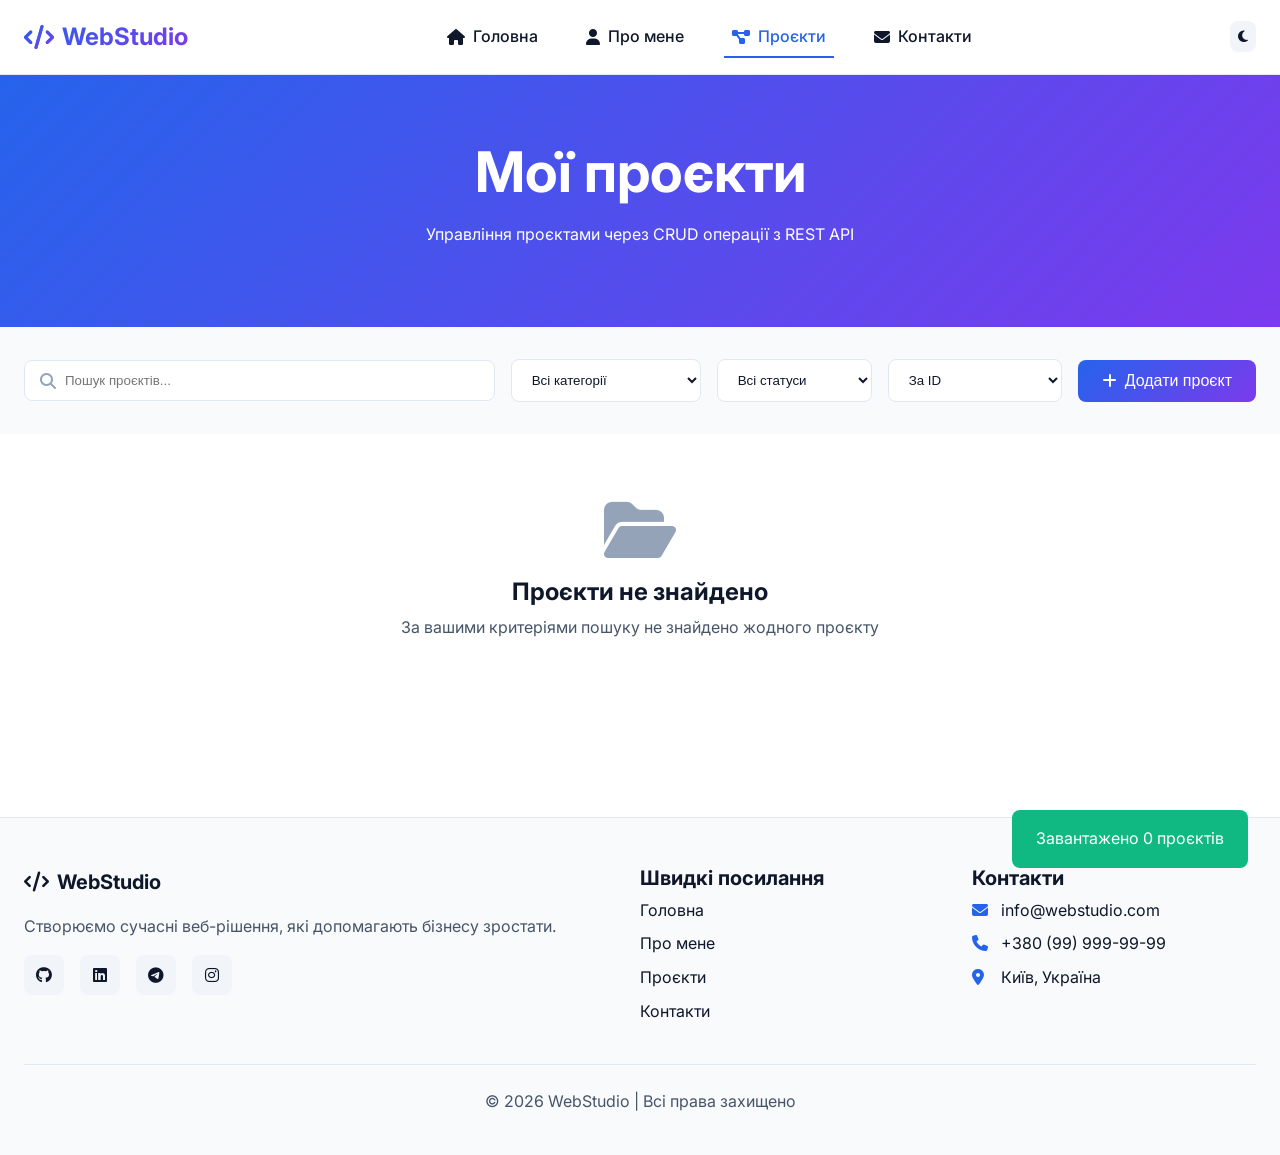
<file: pages/catalog.html>
<!DOCTYPE html>
<html lang="uk">
<head>
    <meta charset="UTF-8">
    <meta name="viewport" content="width=device-width, initial-scale=1.0">
    <meta name="description" content="Каталог проєктів з можливістю створення, редагування та видалення">
    <title>Проєкти | WebStudio</title>
    <link rel="stylesheet" href="../styles/style.css">
    <link rel="stylesheet" href="../styles/responsive.css">
    <link href="https://fonts.googleapis.com/css2?family=Inter:wght@300;400;500;600;700;800&display=swap" rel="stylesheet">
    <link rel="stylesheet" href="https://cdnjs.cloudflare.com/ajax/libs/font-awesome/6.4.0/css/all.min.css">
</head>
<body>
    <header class="site-header">
        <div class="container">
            <div class="header-content">
                <div class="logo">
                    <a href="../index.html">
                        <i class="fas fa-code"></i>
                        <span>WebStudio</span>
                    </a>
                </div>
                <button class="mobile-menu-btn" id="mobileMenuBtn" aria-expanded="false">
                    <i class="fas fa-bars"></i>
                </button>
                <nav class="main-nav" id="mainNav">
                    <ul class="nav-list">
                        <li><a href="../index.html" class="nav-link"><i class="fas fa-home"></i> Головна</a></li>
                        <li><a href="about.html" class="nav-link"><i class="fas fa-user"></i> Про мене</a></li>
                        <li><a href="catalog.html" class="nav-link active"><i class="fas fa-project-diagram"></i> Проєкти</a></li>
                        <li><a href="contact.html" class="nav-link"><i class="fas fa-envelope"></i> Контакти</a></li>
                    </ul>
                </nav>
                <div class="header-actions">
                    <button id="themeToggle" class="theme-toggle" aria-label="Перемикач теми">
                        <i class="fas fa-moon"></i>
                    </button>
                </div>
            </div>
        </div>
    </header>

    <main>
        <section class="page-header">
            <div class="container">
                <h1>Мої проєкти</h1>
                <p>Управління проєктами через CRUD операції з REST API</p>
            </div>
        </section>

        <!-- Search and Filters -->
        <section class="filters-section">
            <div class="container">
                <div class="filters-wrapper">
                    <div class="search-box">
                        <i class="fas fa-search"></i>
                        <input type="text" id="searchInput" placeholder="Пошук проєктів...">
                    </div>
                    <div class="filter-group">
                        <select id="categoryFilter">
                            <option value="all">Всі категорії</option>
                            <option value="web">Веб-розробка</option>
                            <option value="mobile">Мобільна розробка</option>
                            <option value="ai">AI рішення</option>
                        </select>
                    </div>
                    <div class="filter-group">
                        <select id="statusFilter">
                            <option value="all">Всі статуси</option>
                            <option value="published">Опубліковано</option>
                            <option value="draft">Чернетка</option>
                        </select>
                    </div>
                    <div class="filter-group">
                        <select id="sortSelect">
                            <option value="id">За ID</option>
                            <option value="title">За назвою</option>
                            <option value="price-asc">Ціна (зростання)</option>
                            <option value="price-desc">Ціна (спадання)</option>
                        </select>
                    </div>
                    <button id="addItemBtn" class="btn btn-primary">
                        <i class="fas fa-plus"></i> Додати проєкт
                    </button>
                </div>
            </div>
        </section>

        <!-- Loading State -->
        <div id="loadingState" class="loading-state" style="display: none;">
            <div class="spinner"></div>
            <p>Завантаження проєктів...</p>
        </div>

        <!-- Error State -->
        <div id="errorState" class="error-state" style="display: none;">
            <i class="fas fa-exclamation-triangle"></i>
            <h3>Помилка завантаження</h3>
            <p>Не вдалося завантажити проєкти. Спробуйте пізніше.</p>
            <button id="retryLoadBtn" class="btn btn-outline">Спробувати знову</button>
        </div>

        <!-- Empty State -->
        <div id="emptyState" class="empty-state" style="display: none;">
            <i class="fas fa-folder-open"></i>
            <h3>Проєкти не знайдено</h3>
            <p>За вашими критеріями пошуку не знайдено жодного проєкту</p>
        </div>

        <!-- Catalog Grid -->
        <section class="catalog-section">
            <div class="container">
                <div id="catalogGrid" class="catalog-grid"></div>
            </div>
        </section>

        <!-- Pagination -->
        <div class="pagination-wrapper" id="paginationWrapper" style="display: none;">
            <div class="container">
                <div class="pagination" id="pagination"></div>
            </div>
        </div>
    </main>

    <footer class="site-footer">
        <div class="container">
            <div class="footer-content">
                <div class="footer-info">
                    <div class="footer-logo">
                        <i class="fas fa-code"></i>
                        <span>WebStudio</span>
                    </div>
                    <p>Створюємо сучасні веб-рішення, які допомагають бізнесу зростати.</p>
                    <div class="social-links">
                        <a href="#" aria-label="GitHub"><i class="fab fa-github"></i></a>
                        <a href="#" aria-label="LinkedIn"><i class="fab fa-linkedin"></i></a>
                        <a href="#" aria-label="Telegram"><i class="fab fa-telegram"></i></a>
                        <a href="#" aria-label="Instagram"><i class="fab fa-instagram"></i></a>
                    </div>
                </div>
                <div class="footer-links">
                    <h4>Швидкі посилання</h4>
                    <ul>
                        <li><a href="../index.html">Головна</a></li>
                        <li><a href="about.html">Про мене</a></li>
                        <li><a href="catalog.html">Проєкти</a></li>
                        <li><a href="contact.html">Контакти</a></li>
                    </ul>
                </div>
                <div class="footer-contact">
                    <h4>Контакти</h4>
                    <ul>
                        <li><i class="fas fa-envelope"></i> info@webstudio.com</li>
                        <li><i class="fas fa-phone"></i> +380 (99) 999-99-99</li>
                        <li><i class="fas fa-map-marker-alt"></i> Київ, Україна</li>
                    </ul>
                </div>
            </div>
            <div class="footer-bottom">
                <p>&copy; <span id="currentYear"></span> WebStudio | Всі права захищено</p>
            </div>
        </div>
    </footer>

    <button id="backToTop" class="back-to-top" aria-label="Наверх">
        <i class="fas fa-arrow-up"></i>
    </button>

    <!-- Delete Confirmation Modal -->
    <div id="deleteModal" class="modal">
        <div class="modal-content">
            <div class="modal-header">
                <h3>Підтвердження видалення</h3>
                <button class="modal-close delete-modal-close">&times;</button>
            </div>
            <div class="modal-body">
                <p>Ви впевнені, що хочете видалити проєкт <strong id="deleteItemTitle"></strong>?</p>
                <p>Цю дію не можна буде скасувати.</p>
            </div>
            <div class="modal-footer">
                <button class="btn btn-outline delete-modal-cancel">Скасувати</button>
                <button class="btn btn-danger delete-modal-confirm">Видалити</button>
            </div>
        </div>
    </div>

    <!-- Item Form Modal (Create/Edit) -->
    <div id="itemFormModal" class="modal modal-lg">
        <div class="modal-content">
            <div class="modal-header">
                <h3 id="itemFormTitle">Додати проєкт</h3>
                <button class="modal-close form-modal-close">&times;</button>
            </div>
            <div class="modal-body">
                <form id="itemForm">
                    <input type="hidden" id="itemId">
                    <div class="form-group">
                        <label for="itemTitle">Назва проєкту <span class="required">*</span></label>
                        <input type="text" id="itemTitle" name="title" required minlength="3" maxlength="100">
                        <div class="error-message" id="titleError"></div>
                    </div>
                    <div class="form-row">
                        <div class="form-group">
                            <label for="itemCategory">Категорія <span class="required">*</span></label>
                            <select id="itemCategory" name="category" required>
                                <option value="web">Веб-розробка</option>
                                <option value="mobile">Мобільна розробка</option>
                                <option value="ai">AI рішення</option>
                            </select>
                        </div>
                        <div class="form-group">
                            <label for="itemStatus">Статус <span class="required">*</span></label>
                            <select id="itemStatus" name="status" required>
                                <option value="published">Опубліковано</option>
                                <option value="draft">Чернетка</option>
                            </select>
                        </div>
                    </div>
                    <div class="form-group">
                        <label for="itemPrice">Ціна ($) <span class="required">*</span></label>
                        <input type="number" id="itemPrice" name="price" required min="0" step="100">
                        <div class="error-message" id="priceError"></div>
                    </div>
                    <div class="form-group">
                        <label for="itemDescription">Опис <span class="required">*</span></label>
                        <textarea id="itemDescription" name="description" rows="4" required minlength="10" maxlength="500"></textarea>
                        <div class="char-counter">
                            <span id="descCharCount">0</span> / 500 символів
                        </div>
                    </div>
                    <div class="form-group">
                        <label for="itemImage">URL зображення</label>
                        <input type="url" id="itemImage" name="image" placeholder="https://picsum.photos/id/...">
                    </div>
                    <div class="form-group">
                        <label>Теги (через кому)</label>
                        <input type="text" id="itemTags" placeholder="react, nodejs, mongodb">
                    </div>
                    <div class="form-actions">
                        <button type="button" class="btn btn-outline form-modal-cancel">Скасувати</button>
                        <button type="submit" class="btn btn-primary" id="itemFormSubmit">Зберегти</button>
                    </div>
                </form>
            </div>
        </div>
    </div>

    <!-- Notification Toast -->
    <div id="toastNotification" class="toast-notification"></div>

    <script src="../js/api.js" defer></script>
    <script src="../js/catalog.js" defer></script>
    <script src="../js/form.js" defer></script>
    <script src="../js/main.js" defer></script>
</body>
</html>
</file>
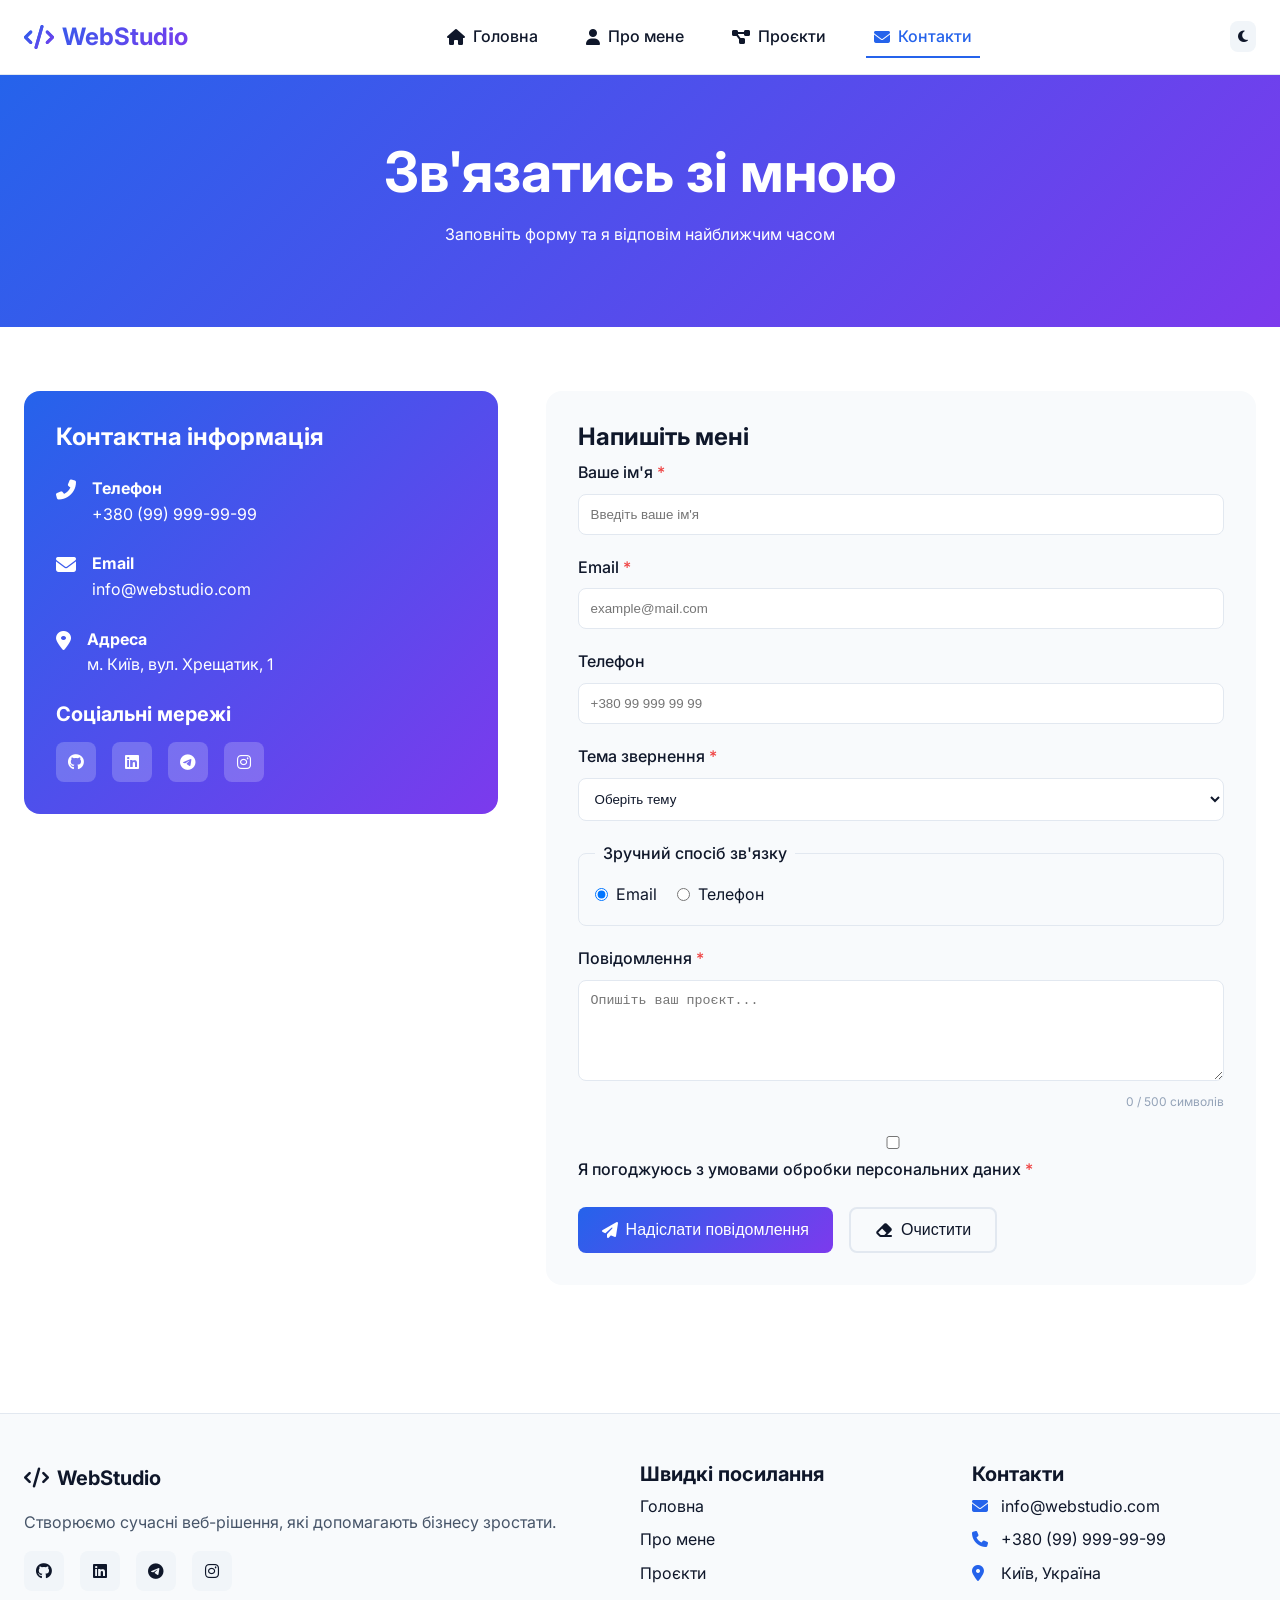
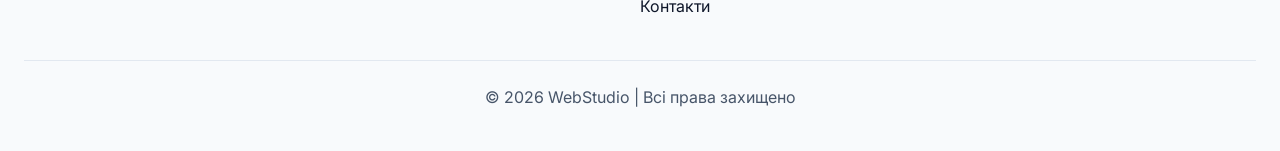
<file: pages/contact.html>
<!DOCTYPE html>
<html lang="uk">
<head>
    <meta charset="UTF-8">
    <meta name="viewport" content="width=device-width, initial-scale=1.0">
    <meta name="description" content="Зв'яжіться зі мною для обговорення вашого проєкту">
    <title>Контакти | WebStudio</title>
    <link rel="stylesheet" href="../styles/style.css">
    <link rel="stylesheet" href="../styles/responsive.css">
    <link href="https://fonts.googleapis.com/css2?family=Inter:wght@300;400;500;600;700;800&display=swap" rel="stylesheet">
    <link rel="stylesheet" href="https://cdnjs.cloudflare.com/ajax/libs/font-awesome/6.4.0/css/all.min.css">
</head>
<body>
    <header class="site-header">
        <div class="container">
            <div class="header-content">
                <div class="logo">
                    <a href="../index.html">
                        <i class="fas fa-code"></i>
                        <span>WebStudio</span>
                    </a>
                </div>
                <button class="mobile-menu-btn" id="mobileMenuBtn" aria-expanded="false">
                    <i class="fas fa-bars"></i>
                </button>
                <nav class="main-nav" id="mainNav">
                    <ul class="nav-list">
                        <li><a href="../index.html" class="nav-link"><i class="fas fa-home"></i> Головна</a></li>
                        <li><a href="about.html" class="nav-link"><i class="fas fa-user"></i> Про мене</a></li>
                        <li><a href="catalog.html" class="nav-link"><i class="fas fa-project-diagram"></i> Проєкти</a></li>
                        <li><a href="contact.html" class="nav-link active"><i class="fas fa-envelope"></i> Контакти</a></li>
                    </ul>
                </nav>
                <div class="header-actions">
                    <button id="themeToggle" class="theme-toggle" aria-label="Перемикач теми">
                        <i class="fas fa-moon"></i>
                    </button>
                </div>
            </div>
        </div>
    </header>

    <main>
        <section class="page-header">
            <div class="container">
                <h1>Зв'язатись зі мною</h1>
                <p>Заповніть форму та я відповім найближчим часом</p>
            </div>
        </section>

        <section class="contact-section">
            <div class="container">
                <div class="contact-wrapper">
                    <div class="contact-info">
                        <div class="contact-info-card">
                            <h3>Контактна інформація</h3>
                            <ul class="contact-details">
                                <li><i class="fas fa-phone-alt"></i> <div><strong>Телефон</strong><span>+380 (99) 999-99-99</span></div></li>
                                <li><i class="fas fa-envelope"></i> <div><strong>Email</strong><span>info@webstudio.com</span></div></li>
                                <li><i class="fas fa-map-marker-alt"></i> <div><strong>Адреса</strong><span>м. Київ, вул. Хрещатик, 1</span></div></li>
                            </ul>
                            <div class="contact-social">
                                <h4>Соціальні мережі</h4>
                                <div class="social-links">
                                    <a href="#"><i class="fab fa-github"></i></a>
                                    <a href="#"><i class="fab fa-linkedin"></i></a>
                                    <a href="#"><i class="fab fa-telegram"></i></a>
                                    <a href="#"><i class="fab fa-instagram"></i></a>
                                </div>
                            </div>
                        </div>
                    </div>
                    <div class="contact-form-wrapper">
                        <div class="form-card">
                            <h3>Напишіть мені</h3>
                            <form id="contactForm" class="contact-form">
                                <div class="form-group">
                                    <label for="name">Ваше ім'я <span class="required">*</span></label>
                                    <input type="text" id="name" name="name" required minlength="2" maxlength="50" placeholder="Введіть ваше ім'я">
                                    <div class="error-message" id="nameError"></div>
                                </div>
                                
                                <div class="form-group">
                                    <label for="email">Email <span class="required">*</span></label>
                                    <input type="email" id="email" name="email" required placeholder="example@mail.com">
                                    <div class="error-message" id="emailError"></div>
                                </div>
                                
                                <div class="form-group">
                                    <label for="phone">Телефон</label>
                                    <input type="tel" id="phone" name="phone" placeholder="+380 99 999 99 99">
                                </div>
                                
                                <div class="form-group">
                                    <label for="topic">Тема звернення <span class="required">*</span></label>
                                    <select id="topic" name="topic" required>
                                        <option value="">Оберіть тему</option>
                                        <option value="development">Розробка веб-сайту</option>
                                        <option value="mobile">Мобільний додаток</option>
                                        <option value="ai">AI рішення</option>
                                        <option value="consultation">Консультація</option>
                                        <option value="other">Інше</option>
                                    </select>
                                    <div class="error-message" id="topicError"></div>
                                </div>
                                
                                <fieldset class="form-fieldset">
                                    <legend>Зручний спосіб зв'язку</legend>
                                    <label class="radio-label">
                                        <input type="radio" name="contactWay" value="email" checked> Email
                                    </label>
                                    <label class="radio-label">
                                        <input type="radio" name="contactWay" value="phone"> Телефон
                                    </label>
                                </fieldset>
                                
                                <div class="form-group">
                                    <label for="message">Повідомлення <span class="required">*</span></label>
                                    <textarea id="message" name="message" rows="5" required placeholder="Опишіть ваш проєкт..."></textarea>
                                    <div class="char-counter">
                                        <span id="charCount">0</span> / 500 символів
                                    </div>
                                    <div class="error-message" id="messageError"></div>
                                </div>
                                
                                <div class="form-group checkbox-group">
                                    <label class="checkbox-label">
                                        <input type="checkbox" name="agree" required> Я погоджуюсь з умовами обробки персональних даних <span class="required">*</span>
                                    </label>
                                    <div class="error-message" id="agreeError"></div>
                                </div>
                                
                                <div class="form-actions">
                                    <button type="submit" class="btn btn-primary">
                                        <i class="fas fa-paper-plane"></i> Надіслати повідомлення
                                    </button>
                                    <button type="button" class="btn btn-outline" id="clearDraftBtn">
                                        <i class="fas fa-eraser"></i> Очистити
                                    </button>
                                </div>
                            </form>
                            <div id="formSuccessMessage" class="form-success-message" style="display: none;">
                                <i class="fas fa-check-circle"></i>
                                <h4>Повідомлення надіслано!</h4>
                                <p>Дякуємо за звернення. Я зв'яжуся з вами найближчим часом.</p>
                            </div>
                        </div>
                    </div>
                </div>
            </div>
        </section>
    </main>

    <footer class="site-footer">
        <div class="container">
            <div class="footer-content">
                <div class="footer-info">
                    <div class="footer-logo">
                        <i class="fas fa-code"></i>
                        <span>WebStudio</span>
                    </div>
                    <p>Створюємо сучасні веб-рішення, які допомагають бізнесу зростати.</p>
                    <div class="social-links">
                        <a href="#" aria-label="GitHub"><i class="fab fa-github"></i></a>
                        <a href="#" aria-label="LinkedIn"><i class="fab fa-linkedin"></i></a>
                        <a href="#" aria-label="Telegram"><i class="fab fa-telegram"></i></a>
                        <a href="#" aria-label="Instagram"><i class="fab fa-instagram"></i></a>
                    </div>
                </div>
                <div class="footer-links">
                    <h4>Швидкі посилання</h4>
                    <ul>
                        <li><a href="../index.html">Головна</a></li>
                        <li><a href="about.html">Про мене</a></li>
                        <li><a href="catalog.html">Проєкти</a></li>
                        <li><a href="contact.html">Контакти</a></li>
                    </ul>
                </div>
                <div class="footer-contact">
                    <h4>Контакти</h4>
                    <ul>
                        <li><i class="fas fa-envelope"></i> info@webstudio.com</li>
                        <li><i class="fas fa-phone"></i> +380 (99) 999-99-99</li>
                        <li><i class="fas fa-map-marker-alt"></i> Київ, Україна</li>
                    </ul>
                </div>
            </div>
            <div class="footer-bottom">
                <p>&copy; <span id="currentYear"></span> WebStudio | Всі права захищено</p>
            </div>
        </div>
    </footer>

    <button id="backToTop" class="back-to-top" aria-label="Наверх">
        <i class="fas fa-arrow-up"></i>
    </button>

    <!-- Modal for form preview -->
    <div id="previewModal" class="modal">
        <div class="modal-content">
            <div class="modal-header">
                <h3>Підтвердження даних</h3>
                <button class="modal-close">&times;</button>
            </div>
            <div class="modal-body" id="previewContent"></div>
            <div class="modal-footer">
                <button class="btn btn-outline modal-cancel">Скасувати</button>
                <button class="btn btn-primary modal-confirm">Підтвердити</button>
            </div>
        </div>
    </div>

    <script src="../js/main.js" defer></script>
    <script src="../js/form.js" defer></script>
</body>
</html>
</file>
<file: styles/style.css>
/* ========================================
   CSS Variables & Reset
   ======================================== */
:root {
    /* Light Theme */
    --primary: #2563eb;
    --primary-dark: #1d4ed8;
    --primary-light: #60a5fa;
    --secondary: #7c3aed;
    --accent: #f59e0b;
    --success: #10b981;
    --danger: #ef4444;
    --warning: #f59e0b;
    
    --bg-primary: #ffffff;
    --bg-secondary: #f8fafc;
    --bg-tertiary: #f1f5f9;
    
    --text-primary: #0f172a;
    --text-secondary: #475569;
    --text-muted: #94a3b8;
    
    --border: #e2e8f0;
    --border-light: #f1f5f9;
    
    --shadow-sm: 0 1px 2px 0 rgb(0 0 0 / 0.05);
    --shadow: 0 1px 3px 0 rgb(0 0 0 / 0.1), 0 1px 2px -1px rgb(0 0 0 / 0.1);
    --shadow-md: 0 4px 6px -1px rgb(0 0 0 / 0.1), 0 2px 4px -2px rgb(0 0 0 / 0.1);
    --shadow-lg: 0 10px 15px -3px rgb(0 0 0 / 0.1), 0 4px 6px -4px rgb(0 0 0 / 0.1);
    --shadow-xl: 0 20px 25px -5px rgb(0 0 0 / 0.1), 0 8px 10px -6px rgb(0 0 0 / 0.1);
    
    --radius-sm: 0.375rem;
    --radius: 0.5rem;
    --radius-md: 0.75rem;
    --radius-lg: 1rem;
    --radius-xl: 1.5rem;
    
    --transition: all 0.3s ease;
}

body.dark {
    --bg-primary: #0f172a;
    --bg-secondary: #1e293b;
    --bg-tertiary: #334155;
    
    --text-primary: #f1f5f9;
    --text-secondary: #cbd5e1;
    --text-muted: #94a3b8;
    
    --border: #334155;
    --border-light: #1e293b;
}

*,
*::before,
*::after {
    margin: 0;
    padding: 0;
    box-sizing: border-box;
}

html {
    scroll-behavior: smooth;
}

body {
    font-family: 'Inter', -apple-system, BlinkMacSystemFont, 'Segoe UI', sans-serif;
    font-size: 16px;
    line-height: 1.6;
    color: var(--text-primary);
    background-color: var(--bg-primary);
    transition: var(--transition);
}

/* ========================================
   Typography
   ======================================== */
h1, h2, h3, h4, h5, h6 {
    font-weight: 700;
    line-height: 1.2;
    color: var(--text-primary);
}

h1 { font-size: 3.5rem; margin-bottom: 1rem; }
h2 { font-size: 2.5rem; margin-bottom: 0.75rem; }
h3 { font-size: 1.5rem; margin-bottom: 0.5rem; }
h4 { font-size: 1.25rem; margin-bottom: 0.5rem; }

p {
    color: var(--text-secondary);
    margin-bottom: 1rem;
}

a {
    text-decoration: none;
    color: inherit;
}

/* ========================================
   Container & Layout
   ======================================== */
.container {
    width: min(1280px, calc(100% - 48px));
    margin: 0 auto;
}

.section-header {
    text-align: center;
    margin-bottom: 3rem;
}

.section-badge {
    display: inline-block;
    padding: 0.5rem 1rem;
    background: linear-gradient(135deg, var(--primary-light), var(--secondary));
    color: white;
    border-radius: 50px;
    font-size: 0.875rem;
    font-weight: 500;
    margin-bottom: 1rem;
}

.section-header h2 {
    font-size: 2.5rem;
    margin-bottom: 1rem;
}

.section-header p {
    color: var(--text-muted);
    max-width: 600px;
    margin: 0 auto;
}

/* ========================================
   Buttons
   ======================================== */
.btn {
    display: inline-flex;
    align-items: center;
    gap: 0.5rem;
    padding: 0.75rem 1.5rem;
    border: none;
    border-radius: var(--radius);
    font-size: 1rem;
    font-weight: 500;
    cursor: pointer;
    transition: var(--transition);
    text-decoration: none;
}

.btn-primary {
    background: linear-gradient(135deg, var(--primary), var(--secondary));
    color: white;
}

.btn-primary:hover {
    transform: translateY(-2px);
    box-shadow: var(--shadow-lg);
}

.btn-outline {
    background: transparent;
    border: 2px solid var(--border);
    color: var(--text-primary);
}

.btn-outline:hover {
    border-color: var(--primary);
    color: var(--primary);
}

.btn-danger {
    background: var(--danger);
    color: white;
}

.btn-danger:hover {
    background: #dc2626;
}

/* ========================================
   Header & Navigation
   ======================================== */
.site-header {
    position: sticky;
    top: 0;
    background: var(--bg-primary);
    border-bottom: 1px solid var(--border);
    backdrop-filter: blur(10px);
    z-index: 1000;
}

.header-content {
    display: flex;
    justify-content: space-between;
    align-items: center;
    padding: 1rem 0;
}

.logo a {
    display: flex;
    align-items: center;
    gap: 0.5rem;
    font-size: 1.5rem;
    font-weight: 700;
    background: linear-gradient(135deg, var(--primary), var(--secondary));
    -webkit-background-clip: text;
    background-clip: text;
    color: transparent;
}

.logo i {
    background: linear-gradient(135deg, var(--primary), var(--secondary));
    -webkit-background-clip: text;
    background-clip: text;
    color: transparent;
}

.nav-list {
    display: flex;
    gap: 2rem;
    list-style: none;
}

.nav-link {
    display: flex;
    align-items: center;
    gap: 0.5rem;
    padding: 0.5rem;
    font-weight: 500;
    transition: var(--transition);
    position: relative;
}

.nav-link:hover {
    color: var(--primary);
}

.nav-link.active {
    color: var(--primary);
}

.nav-link.active::after {
    content: '';
    position: absolute;
    bottom: 0;
    left: 0;
    right: 0;
    height: 2px;
    background: var(--primary);
}

.mobile-menu-btn {
    display: none;
    background: none;
    border: none;
    font-size: 1.5rem;
    cursor: pointer;
    color: var(--text-primary);
}

.theme-toggle {
    background: var(--bg-tertiary);
    border: none;
    padding: 0.5rem;
    border-radius: var(--radius);
    cursor: pointer;
    color: var(--text-primary);
    transition: var(--transition);
}

.theme-toggle:hover {
    transform: rotate(15deg);
}

/* ========================================
   Hero Section
   ======================================== */
.hero {
    padding: 4rem 0;
    background: var(--bg-secondary);
}

.hero-content {
    display: flex;
    align-items: center;
    gap: 4rem;
}

.hero-text {
    flex: 1;
}

.hero-badge {
    display: inline-block;
    padding: 0.5rem 1rem;
    background: var(--bg-tertiary);
    border-radius: 50px;
    font-size: 0.875rem;
    margin-bottom: 1rem;
}

.gradient-text {
    background: linear-gradient(135deg, var(--primary), var(--secondary));
    -webkit-background-clip: text;
    background-clip: text;
    color: transparent;
}

.hero-buttons {
    display: flex;
    gap: 1rem;
    margin-top: 2rem;
}

.hero-image {
    flex: 1;
    position: relative;
}

.hero-image-wrapper {
    position: relative;
    border-radius: var(--radius-xl);
    overflow: hidden;
}

.hero-image-wrapper img {
    width: 100%;
    height: auto;
    border-radius: var(--radius-xl);
}

.floating-card {
    position: absolute;
    background: var(--bg-primary);
    padding: 0.75rem 1.25rem;
    border-radius: var(--radius);
    display: flex;
    align-items: center;
    gap: 0.5rem;
    box-shadow: var(--shadow-lg);
    animation: float 3s ease-in-out infinite;
}

.card-1 {
    top: 10%;
    left: -10%;
}

.card-2 {
    bottom: 10%;
    right: -10%;
}

@keyframes float {
    0%, 100% { transform: translateY(0); }
    50% { transform: translateY(-10px); }
}

/* ========================================
   Services Section
   ======================================== */
.services {
    padding: 4rem 0;
}

.services-grid {
    display: grid;
    grid-template-columns: repeat(auto-fit, minmax(300px, 1fr));
    gap: 2rem;
}

.service-card {
    background: var(--bg-secondary);
    padding: 2rem;
    border-radius: var(--radius-lg);
    transition: var(--transition);
}

.service-card:hover {
    transform: translateY(-5px);
    box-shadow: var(--shadow-xl);
}

.service-icon {
    width: 60px;
    height: 60px;
    background: linear-gradient(135deg, var(--primary), var(--secondary));
    border-radius: var(--radius);
    display: flex;
    align-items: center;
    justify-content: center;
    margin-bottom: 1.5rem;
}

.service-icon i {
    font-size: 1.75rem;
    color: white;
}

.service-features {
    list-style: none;
    margin-top: 1rem;
}

.service-features li {
    display: flex;
    align-items: center;
    gap: 0.5rem;
    margin-top: 0.5rem;
    font-size: 0.875rem;
    color: var(--text-secondary);
}

.service-features i {
    color: var(--success);
    font-size: 0.75rem;
}

/* ========================================
   Stats Section
   ======================================== */
.stats {
    padding: 4rem 0;
    background: linear-gradient(135deg, var(--primary), var(--secondary));
    color: white;
}

.stats-grid {
    display: grid;
    grid-template-columns: repeat(4, 1fr);
    gap: 2rem;
    text-align: center;
}

.stat-number {
    font-size: 2.5rem;
    font-weight: 800;
}

.stat-label {
    font-size: 0.875rem;
    opacity: 0.9;
}

/* ========================================
   Accordion
   ======================================== */
.skills {
    padding: 4rem 0;
}

.skills-card {
    background: var(--bg-secondary);
    border-radius: var(--radius-lg);
    overflow: hidden;
}

.accordion-item {
    border-bottom: 1px solid var(--border);
}

.accordion-header {
    width: 100%;
    display: flex;
    justify-content: space-between;
    align-items: center;
    padding: 1.25rem 1.5rem;
    background: none;
    border: none;
    font-size: 1rem;
    font-weight: 500;
    cursor: pointer;
    transition: var(--transition);
}

.accordion-header:hover {
    background: var(--bg-tertiary);
}

.accordion-header i:first-child {
    margin-right: 0.5rem;
    color: var(--primary);
}

.accordion-content {
    max-height: 0;
    overflow: hidden;
    transition: max-height 0.3s ease;
}

.accordion-item.active .accordion-content {
    max-height: 300px;
}

.accordion-item.active .accordion-header i:last-child {
    transform: rotate(180deg);
}

.skill-tags {
    padding: 1.25rem 1.5rem;
    display: flex;
    flex-wrap: wrap;
    gap: 0.5rem;
}

.skill-tags span {
    padding: 0.375rem 0.875rem;
    background: var(--bg-tertiary);
    border-radius: 50px;
    font-size: 0.875rem;
}

/* ========================================
   Table Styles
   ======================================== */
.skills-table-section {
    padding: 4rem 0;
    background: var(--bg-secondary);
}

.table-wrapper {
    overflow-x: auto;
}

.skills-table {
    width: 100%;
    border-collapse: collapse;
    background: var(--bg-primary);
    border-radius: var(--radius-lg);
    overflow: hidden;
}

.skills-table caption {
    padding: 1rem;
    caption-side: bottom;
    color: var(--text-muted);
}

.skills-table th,
.skills-table td {
    padding: 1rem;
    text-align: left;
    border-bottom: 1px solid var(--border);
}

.skills-table th {
    background: var(--bg-tertiary);
    font-weight: 600;
}

.skill-level {
    width: 150px;
    height: 8px;
    background: var(--border);
    border-radius: 4px;
    overflow: hidden;
}

.skill-level-fill {
    height: 100%;
    background: linear-gradient(90deg, var(--primary), var(--secondary));
    border-radius: 4px;
}

/* ========================================
   Footer
   ======================================== */
.site-footer {
    background: var(--bg-secondary);
    border-top: 1px solid var(--border);
    padding: 3rem 0 1.5rem;
    margin-top: 4rem;
}

.footer-content {
    display: grid;
    grid-template-columns: 2fr 1fr 1fr;
    gap: 3rem;
    margin-bottom: 2rem;
}

.footer-logo {
    display: flex;
    align-items: center;
    gap: 0.5rem;
    font-size: 1.25rem;
    font-weight: 700;
    margin-bottom: 1rem;
}

.social-links {
    display: flex;
    gap: 1rem;
    margin-top: 1rem;
}

.social-links a {
    width: 40px;
    height: 40px;
    display: flex;
    align-items: center;
    justify-content: center;
    background: var(--bg-tertiary);
    border-radius: var(--radius);
    transition: var(--transition);
}

.social-links a:hover {
    background: var(--primary);
    color: white;
    transform: translateY(-3px);
}

.footer-links ul,
.footer-contact ul {
    list-style: none;
}

.footer-links li,
.footer-contact li {
    margin-bottom: 0.5rem;
}

.footer-links a:hover {
    color: var(--primary);
}

.footer-contact li i {
    width: 25px;
    color: var(--primary);
}

.footer-bottom {
    text-align: center;
    padding-top: 1.5rem;
    border-top: 1px solid var(--border);
}

/* ========================================
   Back to Top Button
   ======================================== */
.back-to-top {
    position: fixed;
    bottom: 2rem;
    right: 2rem;
    width: 50px;
    height: 50px;
    background: var(--primary);
    color: white;
    border: none;
    border-radius: 50%;
    cursor: pointer;
    opacity: 0;
    visibility: hidden;
    transition: var(--transition);
    z-index: 999;
}

.back-to-top.visible {
    opacity: 1;
    visibility: visible;
}

.back-to-top:hover {
    transform: translateY(-5px);
    background: var(--secondary);
}

/* ========================================
   Catalog Grid
   ======================================== */
.catalog-grid {
    display: grid;
    grid-template-columns: repeat(auto-fill, minmax(320px, 1fr));
    gap: 2rem;
    margin-top: 2rem;
}

.project-card {
    background: var(--bg-secondary);
    border-radius: var(--radius-lg);
    overflow: hidden;
    transition: var(--transition);
}

.project-card:hover {
    transform: translateY(-5px);
    box-shadow: var(--shadow-xl);
}

.project-image {
    position: relative;
    height: 200px;
    overflow: hidden;
}

.project-image img {
    width: 100%;
    height: 100%;
    object-fit: cover;
    transition: var(--transition);
}

.project-card:hover .project-image img {
    transform: scale(1.1);
}

.project-badge {
    position: absolute;
    top: 1rem;
    right: 1rem;
    padding: 0.25rem 0.75rem;
    border-radius: 50px;
    font-size: 0.75rem;
    font-weight: 500;
}

.project-badge.published {
    background: var(--success);
    color: white;
}

.project-badge.draft {
    background: var(--warning);
    color: white;
}

.project-content {
    padding: 1.5rem;
}

.project-title {
    font-size: 1.25rem;
    margin-bottom: 0.5rem;
}

.project-category {
    display: inline-block;
    padding: 0.25rem 0.75rem;
    background: var(--bg-tertiary);
    border-radius: 50px;
    font-size: 0.75rem;
    margin-bottom: 1rem;
}

.project-description {
    font-size: 0.875rem;
    margin-bottom: 1rem;
    display: -webkit-box;
    -webkit-line-clamp: 3;
    -webkit-box-orient: vertical;
    overflow: hidden;
}

.project-price {
    font-size: 1.25rem;
    font-weight: 700;
    color: var(--primary);
    margin-bottom: 1rem;
}

.project-tags {
    display: flex;
    flex-wrap: wrap;
    gap: 0.5rem;
    margin-bottom: 1rem;
}

.project-tag {
    padding: 0.25rem 0.5rem;
    background: var(--bg-tertiary);
    border-radius: 4px;
    font-size: 0.7rem;
}

.project-actions {
    display: flex;
    gap: 0.5rem;
    padding-top: 1rem;
    border-top: 1px solid var(--border);
}

.project-actions button {
    flex: 1;
    padding: 0.5rem;
    border: none;
    border-radius: var(--radius);
    cursor: pointer;
    transition: var(--transition);
}

.btn-edit {
    background: var(--primary);
    color: white;
}

.btn-delete {
    background: var(--danger);
    color: white;
}

/* ========================================
   Filters Section
   ======================================== */
.filters-section {
    padding: 2rem 0;
    background: var(--bg-secondary);
}

.filters-wrapper {
    display: flex;
    flex-wrap: wrap;
    gap: 1rem;
    align-items: center;
}

.search-box {
    flex: 1;
    position: relative;
}

.search-box i {
    position: absolute;
    left: 1rem;
    top: 50%;
    transform: translateY(-50%);
    color: var(--text-muted);
}

.search-box input {
    width: 100%;
    padding: 0.75rem 1rem 0.75rem 2.5rem;
    border: 1px solid var(--border);
    border-radius: var(--radius);
    background: var(--bg-primary);
    color: var(--text-primary);
}

.filter-group select {
    padding: 0.75rem 2rem 0.75rem 1rem;
    border: 1px solid var(--border);
    border-radius: var(--radius);
    background: var(--bg-primary);
    color: var(--text-primary);
    cursor: pointer;
}

/* ========================================
   Loading, Error, Empty States
   ======================================== */
.loading-state,
.error-state,
.empty-state {
    text-align: center;
    padding: 4rem 2rem;
}

.spinner {
    width: 50px;
    height: 50px;
    border: 4px solid var(--border);
    border-top-color: var(--primary);
    border-radius: 50%;
    margin: 0 auto 1rem;
    animation: spin 1s linear infinite;
}

@keyframes spin {
    to { transform: rotate(360deg); }
}

.error-state i,
.empty-state i {
    font-size: 4rem;
    color: var(--text-muted);
    margin-bottom: 1rem;
}

/* ========================================
   Modal
   ======================================== */
.modal {
    display: none;
    position: fixed;
    top: 0;
    left: 0;
    width: 100%;
    height: 100%;
    background: rgba(0, 0, 0, 0.5);
    z-index: 1001;
    align-items: center;
    justify-content: center;
}

.modal.active {
    display: flex;
}

.modal-content {
    background: var(--bg-primary);
    border-radius: var(--radius-lg);
    max-width: 500px;
    width: 90%;
    max-height: 90vh;
    overflow-y: auto;
}

.modal-lg .modal-content {
    max-width: 600px;
}

.modal-header {
    display: flex;
    justify-content: space-between;
    align-items: center;
    padding: 1.25rem 1.5rem;
    border-bottom: 1px solid var(--border);
}

.modal-close {
    background: none;
    border: none;
    font-size: 1.5rem;
    cursor: pointer;
    color: var(--text-muted);
}

.modal-body {
    padding: 1.5rem;
}

.modal-footer {
    padding: 1rem 1.5rem;
    border-top: 1px solid var(--border);
    display: flex;
    justify-content: flex-end;
    gap: 1rem;
}

/* ========================================
   Form Styles
   ======================================== */
.form-group {
    margin-bottom: 1.25rem;
}

.form-row {
    display: grid;
    grid-template-columns: 1fr 1fr;
    gap: 1rem;
}

.form-group label {
    display: block;
    margin-bottom: 0.5rem;
    font-weight: 500;
}

.required {
    color: var(--danger);
}

.form-group input,
.form-group select,
.form-group textarea {
    width: 100%;
    padding: 0.75rem;
    border: 1px solid var(--border);
    border-radius: var(--radius);
    background: var(--bg-primary);
    color: var(--text-primary);
    transition: var(--transition);
}

.form-group input:focus,
.form-group select:focus,
.form-group textarea:focus {
    outline: none;
    border-color: var(--primary);
    box-shadow: 0 0 0 3px rgba(37, 99, 235, 0.1);
}

.form-group input.error,
.form-group select.error,
.form-group textarea.error {
    border-color: var(--danger);
}

.error-message {
    color: var(--danger);
    font-size: 0.75rem;
    margin-top: 0.25rem;
}

.char-counter {
    text-align: right;
    font-size: 0.75rem;
    color: var(--text-muted);
    margin-top: 0.25rem;
}

.form-fieldset {
    border: 1px solid var(--border);
    border-radius: var(--radius);
    padding: 1rem;
    margin-bottom: 1.25rem;
}

.form-fieldset legend {
    padding: 0 0.5rem;
    font-weight: 500;
}

.radio-label,
.checkbox-label {
    display: inline-flex;
    align-items: center;
    gap: 0.5rem;
    margin-right: 1rem;
    cursor: pointer;
}

.form-actions {
    display: flex;
    gap: 1rem;
    margin-top: 1.5rem;
}

.form-success-message {
    text-align: center;
    padding: 2rem;
}

.form-success-message i {
    font-size: 3rem;
    color: var(--success);
    margin-bottom: 1rem;
}

/* ========================================
   Toast Notification
   ======================================== */
.toast-notification {
    position: fixed;
    bottom: 2rem;
    right: 2rem;
    padding: 1rem 1.5rem;
    border-radius: var(--radius);
    background: var(--success);
    color: white;
    transform: translateX(400px);
    transition: transform 0.3s ease;
    z-index: 1002;
}

.toast-notification.show {
    transform: translateX(0);
}

.toast-notification.error {
    background: var(--danger);
}

/* ========================================
   About Page Specific
   ======================================== */
.page-header {
    background: linear-gradient(135deg, var(--primary), var(--secondary));
    color: white;
    padding: 4rem 0;
    text-align: center;
}

.page-header h1,
.page-header p {
    color: white;
}

.about-wrapper {
    display: grid;
    grid-template-columns: 1fr 1fr;
    gap: 3rem;
    padding: 4rem 0;
}

.about-image-wrapper {
    position: relative;
}

.about-image-wrapper img {
    width: 100%;
    border-radius: var(--radius-lg);
}

.experience-badge {
    position: absolute;
    bottom: -20px;
    right: -20px;
    background: var(--primary);
    color: white;
    padding: 1rem;
    border-radius: var(--radius);
    text-align: center;
}

.experience-badge span {
    font-size: 1.5rem;
    font-weight: 800;
}

.about-highlights {
    display: grid;
    grid-template-columns: repeat(2, 1fr);
    gap: 1.5rem;
    margin-top: 2rem;
}

.highlight-item {
    display: flex;
    gap: 1rem;
    padding: 1rem;
    background: var(--bg-secondary);
    border-radius: var(--radius);
}

.highlight-item i {
    font-size: 1.5rem;
    color: var(--primary);
}

.media-showcase {
    padding: 4rem 0;
    background: var(--bg-secondary);
}

.media-grid {
    display: grid;
    grid-template-columns: repeat(2, 1fr);
    gap: 2rem;
}

.media-card {
    background: var(--bg-primary);
    border-radius: var(--radius-lg);
    padding: 1.5rem;
}

.media-card video,
.media-card audio {
    width: 100%;
    margin-top: 1rem;
}

.media-caption {
    font-size: 0.875rem;
    text-align: center;
    margin-top: 0.5rem;
    color: var(--text-muted);
}

.philosophy {
    padding: 4rem 0;
}

.philosophy-wrapper {
    display: grid;
    grid-template-columns: repeat(3, 1fr);
    gap: 2rem;
    text-align: center;
}

.philosophy-item i {
    font-size: 2.5rem;
    color: var(--primary);
    margin-bottom: 1rem;
}

/* ========================================
   Contact Page Specific
   ======================================== */
.contact-section {
    padding: 4rem 0;
}

.contact-wrapper {
    display: grid;
    grid-template-columns: 1fr 1.5fr;
    gap: 3rem;
}

.contact-info-card {
    background: linear-gradient(135deg, var(--primary), var(--secondary));
    color: white;
    padding: 2rem;
    border-radius: var(--radius-lg);
}

.contact-info-card h3 {
    color: white;
    margin-bottom: 1.5rem;
}

.contact-details {
    list-style: none;
}

.contact-details li {
    display: flex;
    gap: 1rem;
    margin-bottom: 1.5rem;
}

.contact-details li i {
    font-size: 1.25rem;
    margin-top: 0.25rem;
}

.contact-details li div {
    display: flex;
    flex-direction: column;
}

.contact-social h4 {
    color: white;
    margin: 1.5rem 0 1rem;
}

.contact-social .social-links a {
    background: rgba(255, 255, 255, 0.2);
}

.contact-social .social-links a:hover {
    background: white;
    color: var(--primary);
}

.form-card {
    background: var(--bg-secondary);
    padding: 2rem;
    border-radius: var(--radius-lg);
}

/* ========================================
   Pagination
   ======================================== */
.pagination-wrapper {
    padding: 2rem 0;
}

.pagination {
    display: flex;
    justify-content: center;
    gap: 0.5rem;
}

.pagination button {
    padding: 0.5rem 1rem;
    border: 1px solid var(--border);
    background: var(--bg-primary);
    color: var(--text-primary);
    cursor: pointer;
    transition: var(--transition);
}

.pagination button:hover,
.pagination button.active {
    background: var(--primary);
    color: white;
    border-color: var(--primary);
}
</file>
<file: styles/responsive.css>
/* ========================================
   Responsive Styles
   ======================================== */

/* Tablet */
@media (max-width: 1024px) {
    h1 { font-size: 2.5rem; }
    h2 { font-size: 2rem; }
    
    .hero-content {
        flex-direction: column;
        text-align: center;
    }
    
    .hero-buttons {
        justify-content: center;
    }
    
    .floating-card {
        display: none;
    }
    
    .stats-grid {
        grid-template-columns: repeat(2, 1fr);
    }
    
    .about-wrapper,
    .contact-wrapper,
    .philosophy-wrapper {
        grid-template-columns: 1fr;
    }
    
    .media-grid {
        grid-template-columns: 1fr;
    }
    
    .footer-content {
        grid-template-columns: 1fr;
        text-align: center;
        gap: 2rem;
    }
    
    .social-links {
        justify-content: center;
    }
}

/* Mobile */
@media (max-width: 768px) {
    .container {
        width: calc(100% - 32px);
    }
    
    h1 { font-size: 2rem; }
    h2 { font-size: 1.75rem; }
    h3 { font-size: 1.25rem; }
    
    /* Mobile Menu */
    .mobile-menu-btn {
        display: block;
    }
    
    .main-nav {
        position: fixed;
        top: 70px;
        left: -100%;
        width: 80%;
        max-width: 300px;
        height: calc(100vh - 70px);
        background: var(--bg-primary);
        border-right: 1px solid var(--border);
        transition: left 0.3s ease;
        z-index: 999;
    }
    
    .main-nav.active {
        left: 0;
    }
    
    .nav-list {
        flex-direction: column;
        padding: 1rem;
        gap: 0.5rem;
    }
    
    .nav-link {
        padding: 0.75rem;
    }
    
    .services-grid {
        grid-template-columns: 1fr;
    }
    
    .catalog-grid {
        grid-template-columns: 1fr;
    }
    
    .filters-wrapper {
        flex-direction: column;
    }
    
    .search-box,
    .filter-group select {
        width: 100%;
    }
    
    .form-row {
        grid-template-columns: 1fr;
    }
    
    .about-highlights {
        grid-template-columns: 1fr;
    }
    
    .stats-grid {
        grid-template-columns: 1fr;
        gap: 1.5rem;
    }
    
    .modal-content {
        width: 95%;
        margin: 1rem;
    }
    
    .project-actions {
        flex-direction: column;
    }
    
    .table-wrapper {
        overflow-x: auto;
    }
    
    .skills-table {
        min-width: 500px;
    }
    
    .contact-details li {
        flex-direction: column;
        gap: 0.25rem;
    }
}

/* Small Mobile */
@media (max-width: 480px) {
    .hero-buttons {
        flex-direction: column;
    }
    
    .btn {
        width: 100%;
        justify-content: center;
    }
    
    .section-header h2 {
        font-size: 1.5rem;
    }
    
    .back-to-top {
        bottom: 1rem;
        right: 1rem;
        width: 40px;
        height: 40px;
    }
    
    .toast-notification {
        left: 1rem;
        right: 1rem;
        bottom: 1rem;
        text-align: center;
    }
}
</file>
